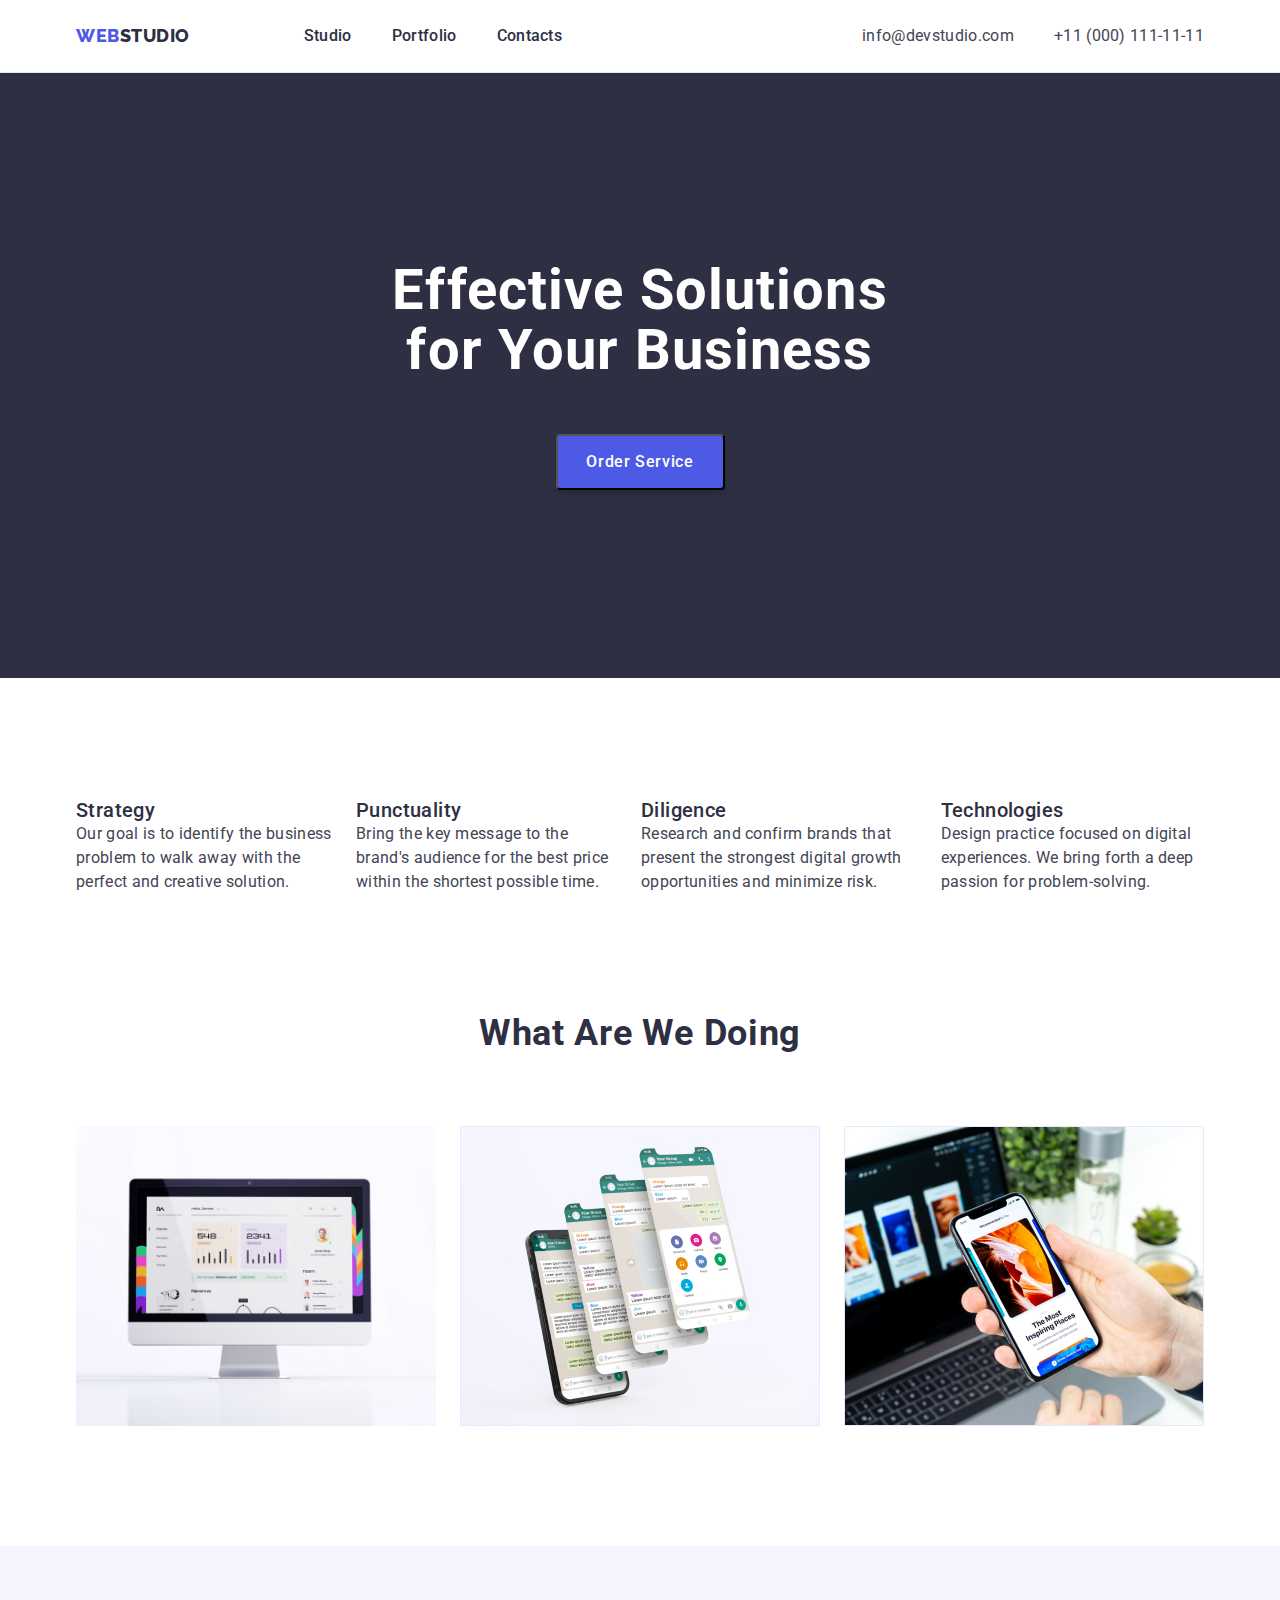
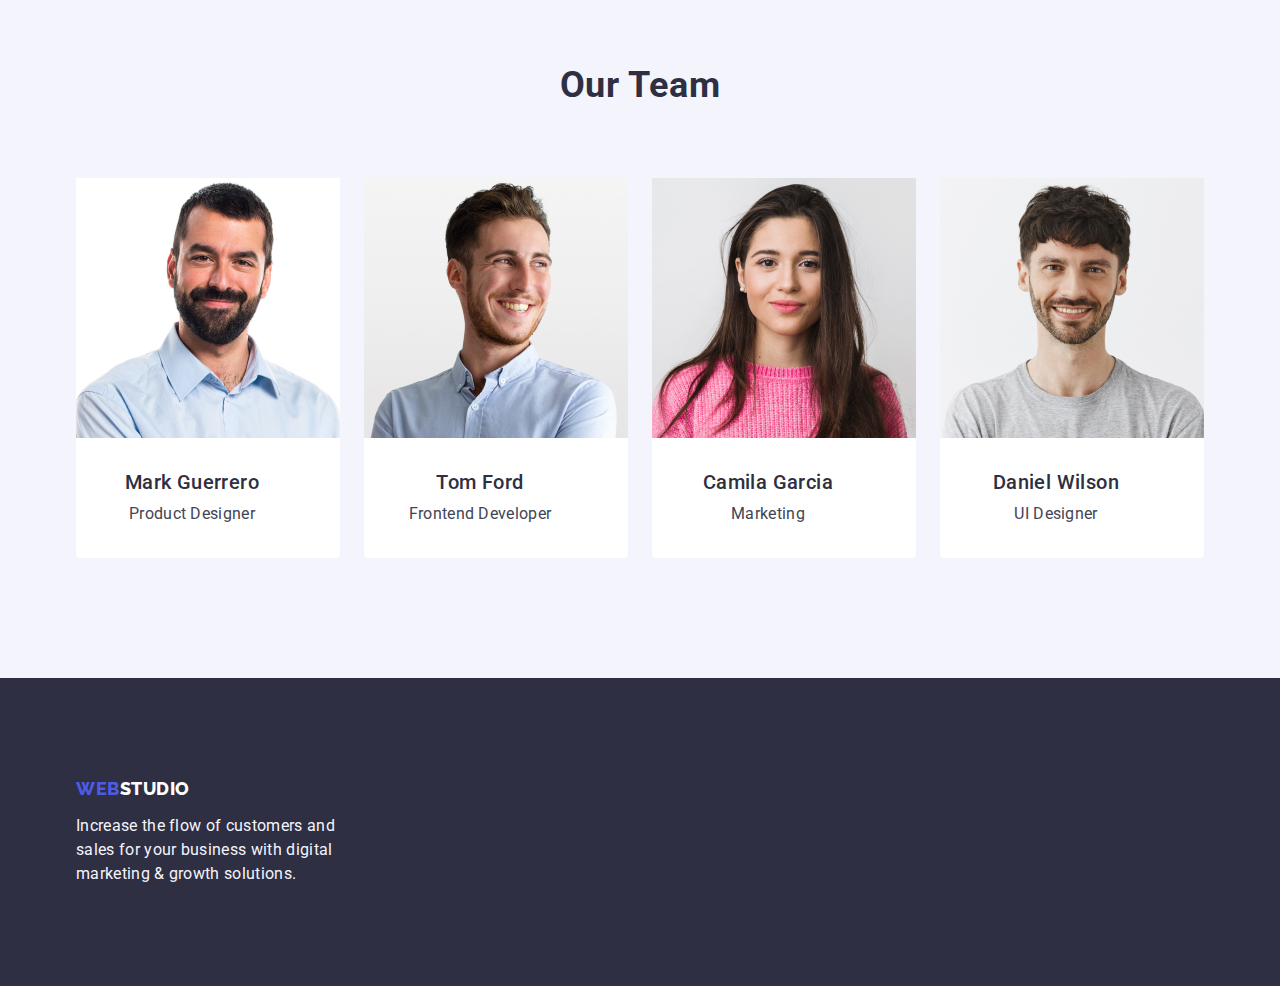
<file: index.html>
<!DOCTYPE html>
<html lang="en">

<head>
    <meta charset="UTF-8">
    <meta name="viewport" content="width=device-width, initial-scale=1.0">
    <title>WebStudio</title>
    <link href="https://fonts.googleapis.com/css2?family=Raleway:wght@800&family=Roboto:wght@400;500;700;900&display=swap"
        rel="stylesheet">
    <link rel="stylesheet" href="https://cdnjs.cloudflare.com/ajax/libs/modern-normalize/2.0.0/modern-normalize.min.css">
    <link rel="stylesheet" href="./css/styles.css">
</head>

<body>
    <header class="page-header">
        <div class="container">
            <nav class="header-menu">
                <a class="page-logo" href="./index.html">WEB<spam class="head-studio">STUDIO</spam></a>
                <ul class="header-menu-list">
                    <li class="header-menu-item"><a class="page-nav-link" href="./index.html">Studio</a></li>
                    <li class="header-menu-item"><a class="page-nav-link" href="./portfolio.html">Portfolio</a></li>
                    <li class="header-menu-item"><a class="page-nav-link" href="#contacts">Contacts</a></li>
                </ul>
            </nav>
            <address>
                <ul class="page-address">
                    <li><a class="page-address-link" href="mailto:info@devstudio.com">info@devstudio.com</a></li>
                    <li><a class="page-address-link" href="tel:+1100011111111">+11 (000) 111-11-11</a></li>
                </ul>
            </address>
        </div>
    </header>

    <main>
        <section class="page-main">
            <div class="container">
                <h1 class="page-title">Effective Solutions for Your Business</h1>
                <button class="title-button" type="button">Order Service</button>
            </div>
        </section>
        
        <section class="page-bloc">
            <div class="container">
                <ul class="page-bloc-list">
                    <li><h3 class="title">Strategy</h3>
                        <p class="text">Our goal is to identify the business problem to walk away with the perfect and creative solution.</p>
                    </li>
                    <li><h3 class="title">Punctuality</h3>
                        <p class="text">Bring the key message to the brand's audience for the best price within the shortest possible time.</p>
                    </li>
                    <li><h3 class="title">Diligence</h3>
                        <p class="text">Research and confirm brands that present the strongest digital growth opportunities and minimize risk.
                    </p></li>
                    <li><h3 class="title">Technologies</h3>
                        <p class="text">Design practice focused on digital experiences. We bring forth a deep passion for problem-solving.</p>
                    </li>
                </ul>
            </div>
        </section>
        <section class="page-what">
            <div class="container">
                <h2 class="section-title">What Are We Doing</h2>
                <ul class="page-img">
                    <li><img src="./images/path-to-your-image-desktop.jpg" alt="Desktop project" width="360" height="300"></li>
                    <li><img src="./images/path-to-your-image-mobile.jpg" alt="Mobile project" width="360" height="300"></li>
                    <li><img src="./images/path-to-your-image-other.jpg" alt="Other project" width="360" height="300"></li>
                </ul>
            </div>
        </section>
        <section class="page-our">
            <div class="container">
                <h2 class="section-title">Our Team</h2>
                <ul class="page-our-img">
                    <li class="page-our-img-item"><img src="./images/path-to-mark-guerrero-image.jpg" alt="Mark Guerrero" width="264" height="260">
                    <div class="title-text">
                    <h3 class="title">Mark Guerrero</h3>
                    <p class="text">Product Designer</p>
                    </div>
                    </li>
                    <li class="page-our-img-item"><img src="./images/path-to-tom-ford-image.jpg" alt="Tom Ford" width="264" height="260">
                    <div class="title-text">
                    <h3 class="title">Tom Ford</h3>
                    <p class="text">Frontend Developer</p>
                    </div>
                    </li>
                    <li class="page-our-img-item"><img src="./images/path-to-camila-garcia-image.jpg" alt="Camila Garcia" width="264" height="260">
                    <div class="title-text">
                    <h3 class="title">Camila Garcia</h3>
                    <p class="text">Marketing</p>
                    </div>
                    </li>
                    <li class="page-our-img-item"><img src="./images/path-to-daniel-wilson-image.jpg" alt="Daniel Wilson" width="264" height="260">
                    <div class="title-text">
                    <h3 class="title">Daniel Wilson</h3>
                    <p class="text">UI Designer</p>
                    </div>
                    </li>
                </ul>
            </div>
        </section>
    </main>

    <footer class="page-footer">
        <div class="container">
            <a class="page-logo" href="./index.html">WEB<spam class="footer-studio">STUDIO</spam></a>
                <p class="text-footer">Increase the flow of customers and sales for your business with digital marketing & growth solutions.</p>
        </div>
    </footer>
</body>

</html>
</file>
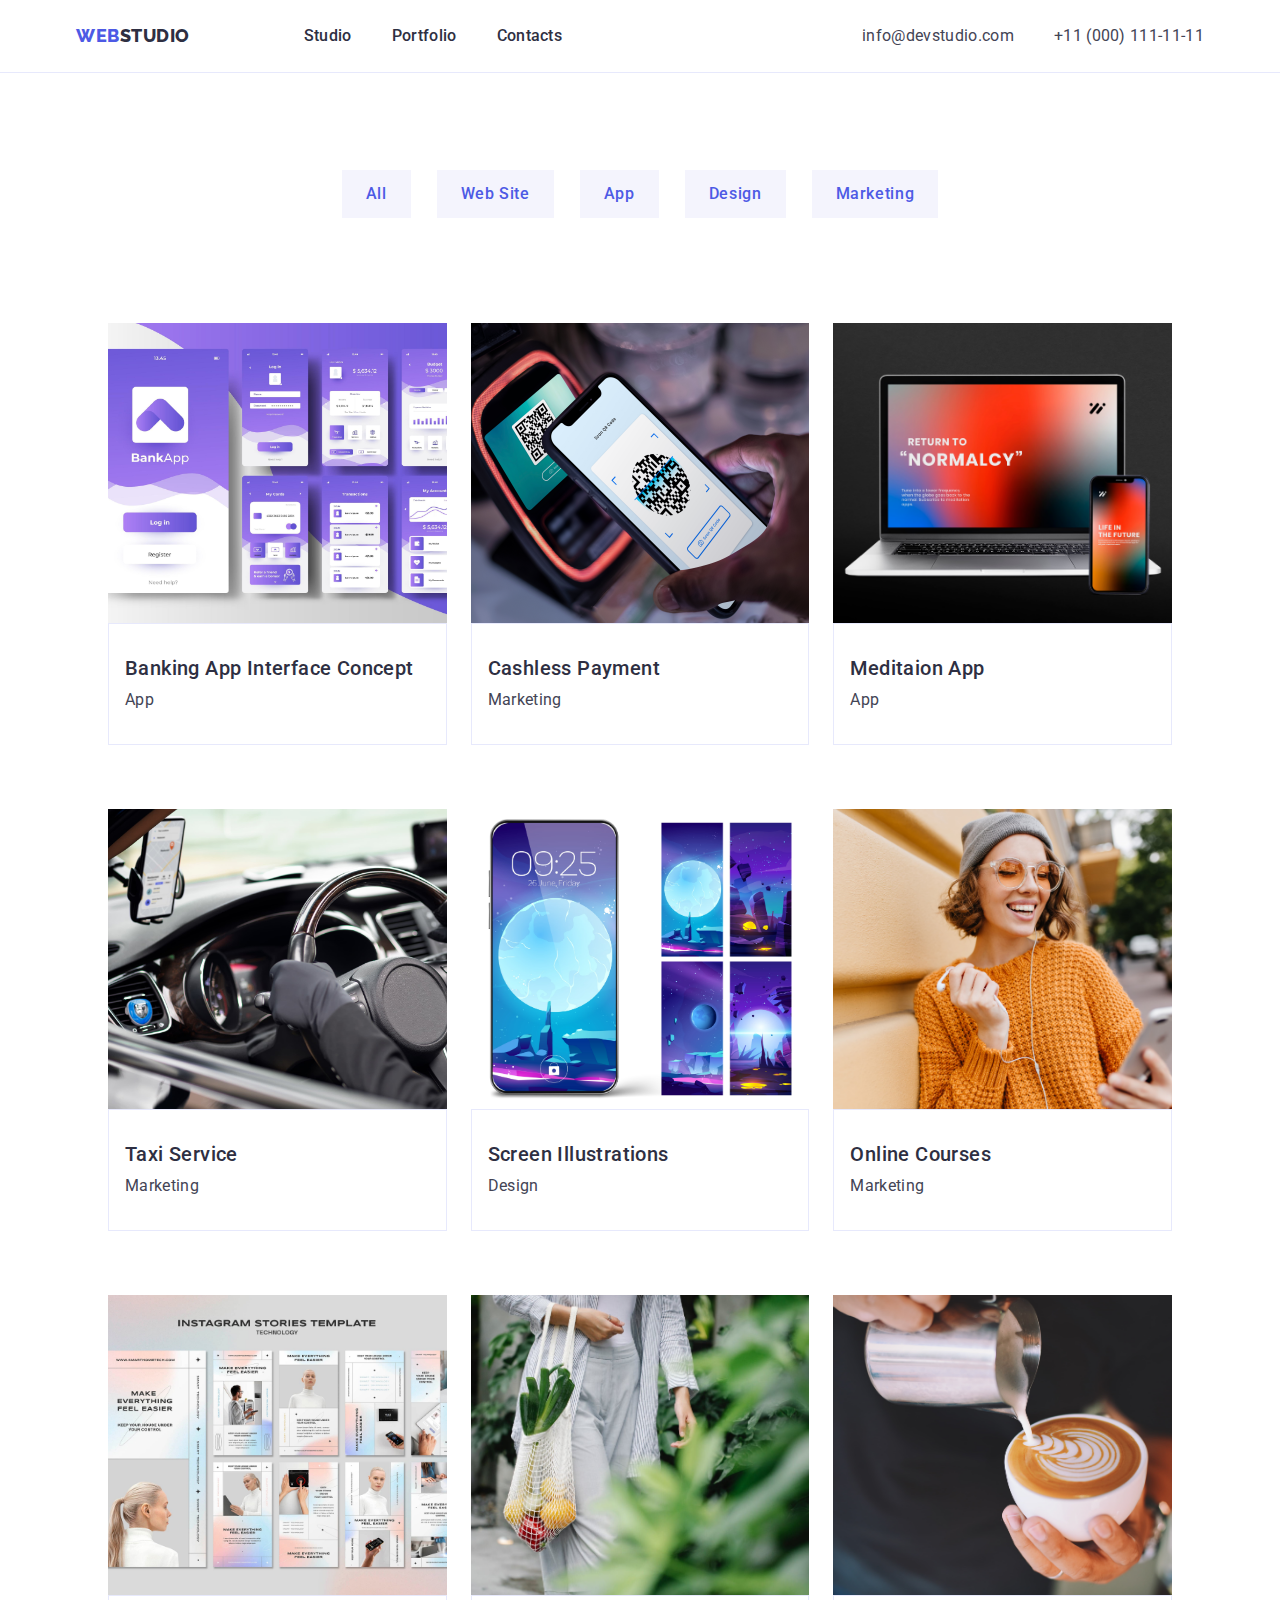
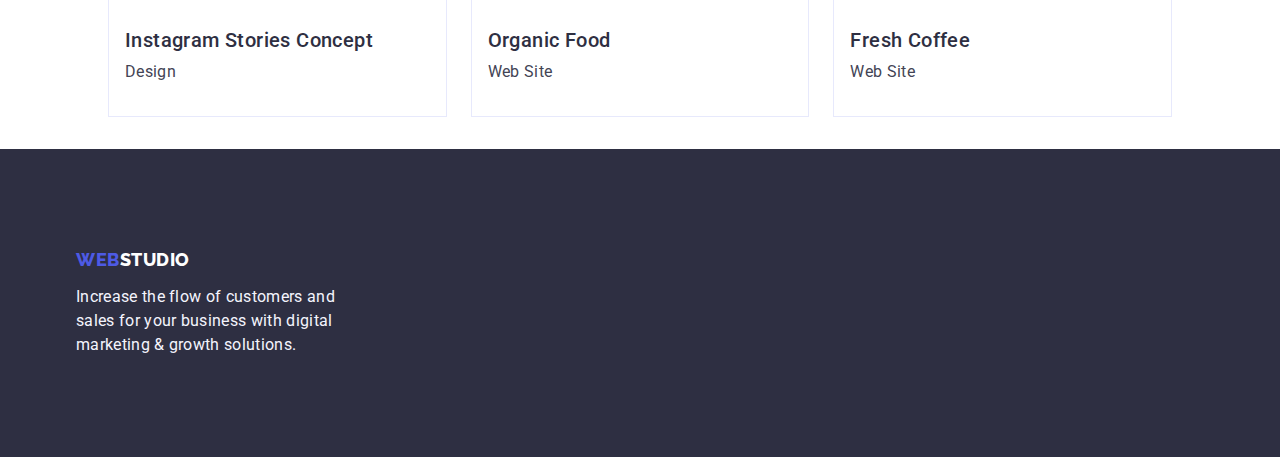
<file: portfolio.html>
<!DOCTYPE html>
<html lang="en">

<head>
    <meta charset="UTF-8">
    <meta name="viewport" content="width=device-width, initial-scale=1.0">
    <title>WebStudio</title>
    <link href="https://fonts.googleapis.com/css2?family=Raleway:wght@800&family=Roboto:wght@400;500;700;900&display=swap"
        rel="stylesheet">
    <link rel="stylesheet" href="https://cdnjs.cloudflare.com/ajax/libs/modern-normalize/2.0.0/modern-normalize.min.css">
    <link rel="stylesheet" href="./css/styles.css">
</head>

<body>
    <header class="page-header">
        <div class="container">
            <nav class="header-menu">
                <a class="page-logo" href="./index.html">WEB<spam class="head-studio">STUDIO</spam></a>
                <ul class="header-menu-list">
                    <li class="header-menu-item"><a class="page-nav-link" href="./index.html">Studio</a></li>
                    <li class="header-menu-item"><a class="page-nav-link" href="./portfolio.html">Portfolio</a></li>
                    <li class="header-menu-item"><a class="page-nav-link" href="#contacts">Contacts</a></li>
                </ul>
            </nav>
            <address>
                <ul class="page-address">
                    <li><a class="page-address-link" href="mailto:info@devstudio.com">info@devstudio.com</a></li>
                    <li><a class="page-address-link" href="tel:+1100011111111">+11 (000) 111-11-11</a></li>
                </ul>
            </address>
        </div>
    </header>

<main>
    <section>
        <div class="container">
            <ul class="button-group">
                <li><button class="page-button"  type="button">All</button></li>
                <li><button class="page-button" type="button">Web Site</button></li>
                <li><button class="page-button" type="button">App</button></li>
                <li><button class="page-button" type="button">Design</button></li>
                <li><button class="page-button" type="button">Marketing</button></li>
            </ul>
                
            <ul class="grid">
                <li><img src="./images/37fbe0228a6a681cc273c741947b99c1.jpg" alt="Banking App Interface Concept" width="360" height="300">
                    <div class="title-text-grid">
                    <h2 class="title">Banking App Interface Concept</h2>
                    <p class="text">App</p>
                    </div>
                </li>
                <li><img src="./images/4fcf773e2c13ed2525d1f88928dc55a9.png" alt="Cashless Payment" width="360" height="300">
                    <div class="title-text-grid">
                    <h2 class="title">Cashless Payment</h2>
                    <p class="text">Marketing</p>
                    </div>
                </li>
                <li><img src="./images/e50ced3d0393c11e44521b1b3db0e698.jpg" alt="Meditaion App" width="360" height="300">
                    <div class="title-text-grid">
                    <h2 class="title">Meditaion App</h2>
                    <p class="text">App</p>
                    </div>
                </li>
            </ul>
        
            <ul class="grid">
                <li><img src="./images/d18e2fcd7407be4fb82793a09787ee96.jpg" alt="Taxi Service" width="360" height="300">
                    <div class="title-text-grid">
                    <h2 class="title">Taxi Service</h2>
                    <p class="text">Marketing</p>
                    </div>
                </li>
                <li><img src="./images/00a83738358588a617c27bd70f0fa584.jpg" alt="Screen Illustrations" width="360" height="300">
                    <div class="title-text-grid">
                    <h2 class="title">Screen Illustrations</h2>
                    <p class="text">Design</p>
                    </div>
                </li>
                <li><img src="./images/4fedb8830414a7d0c38e927b6d526bec.jpg" alt="Online Courses" width="360" height="300">
                    <div class="title-text-grid">
                    <h2 class="title">Online Courses</h2>
                    <p class="text">Marketing</p>
                    </div>
                </li>
            </ul>

            <ul class="grid">
                <li><img src="./images/e27a138c59d1c297e69a327795d66497.jpg" alt="Instagram Stories Concept" width="360" height="300">
                    <div class="title-text-grid">
                    <h2 class="title">Instagram Stories Concept</h2>
                    <p class="text">Design</p>
                    </div>
                </li>
                <li><img src="./images/f32515035c8e771518f60f28dc217040.jpg" alt="Organic Food" width="360" height="300">
                    <div class="title-text-grid">
                    <h2 class="title">Organic Food</h2>
                    <p class="text">Web Site</p>
                    </div>
                </li>
                <li><img src="./images/f2c98e55cdcba1d1ee6dc6a895cefc68.jpg" alt="Fresh Coffee" width="360" height="300">
                    <div class="title-text-grid">
                    <h2 class="title">Fresh Coffee</h2>
                    <p class="text">Web Site</p>
                    </div>
                </li>
            </ul>
        </div>
    </section>
</main>

<footer class="page-footer">
    <div class="container">
        <a class="page-logo" href="./index.html">WEB<spam class="footer-studio">STUDIO</spam></a>
        <p class="text-footer">Increase the flow of customers and sales for your business with digital marketing & growth
            solutions.</p>
    </div>
</footer>
</body>

</html>
</file>
<file: css/styles.css>
:root {
    --iris: #4d5ae5;
    --ocean: #404bbf;
    --navy-blue: #2e2f42;
    --green: #31d0aa;
    --slate: #434455;
    --light-slate: #8e8f99;
    --cornflower: #e7e9fc;
    --cloud: #f4f4fd;
    --navy-blue-modal: rgba(46, 47, 66, 0.4);
    --grey: rgba(46, 47, 66, 0.7);
    --white: #fff;
    --dairy: #fcfcfc;
}

:root {
    --font-family: "Roboto", sans-serif;
    --second-family: "Raleway", sans-serif;
}

body {
    font-family: 'Roboto', sans-serif;
    color:#434455;;
    background: var(--white);
    font-size: 16px;
    line-height: 1.5;
}

h1,
h2,
h3,
h4,
h5,
h6,
p,
ul {
    margin: 0;
    padding: 0;
}

ul {
    list-style-type: none;
}

button {
    cursor: pointer;
}

a {
    text-decoration: none;
}

img {
    display: block;
    max-width: 100%;
    object-fit: cover;
}

.container {
    max-width: 1158px;
    width: 100%;
    padding: 0 15px;
    margin: 0 auto;
    overflow: auto;
    justify-content: space-between;
}

.container>.item:last-child {
    margin-right: 0;
}

.container>.item:first-child {
    margin-left: 0;
}

.page-header {
    border-bottom: 1px solid var(--CORNFLOWER, #E7E9FC);
    background: var(--WHITE, #FFF);
}

.page-header .container {
    display: flex;
    justify-content: space-between;
    align-items: center;
} 

.head-studio {
    color: var(--navy-blue);
}

.page-logo {
    display: flex; 
    align-items: center; 
    }


.page-logo {
    font-family: var(--second-family);
    font-weight: 800;
    font-size: 18px;
    line-height: 117%;
    letter-spacing: 0.54px;
    text-transform: uppercase;
    color: var(--iris);
}

.header-menu {
    display: flex;
    justify-content: space-between;
    align-items: center;
    margin-right: 300px;
    flex-grow: 1;
}

.header-menu-list {
    display: flex;
    gap: 40px;
    
}

.page-nav-link {
    font-family: var(--font-family);
    font-weight: 500;
    font-size: 16px;
    line-height: 150%;
    letter-spacing: 0.32px;
    color: var(--navy-blue);
}

.page-nav-link:hover,
.page-nav-link:focus {
    color: var(--ocean);
}

.page-nav-link {
        display: block;
        justify-content: center;
        align-items: center;
        flex-shrink: 0;
        line-height: 1,14;
        padding-top: 24px;
        padding-bottom: 24px;
    }

.page-address {
    display: flex;
    gap: 40px;
}

.page-address-link{
    font-family: var(--font-family);
    font-weight: 400;
    font-size: 16px;
    line-height: 150%;
    letter-spacing: 0.02em;
    color: var(--slate);
    font-style: normal;
}

.page-address-link:hover,
.page-address-link:focus {
    color: var(--ocean);
}

.page-address-link {
        display: flex;
        justify-content: center;
        align-items: center;
        flex-shrink: 0;
        gap: 4px;
    }

.page-main {
    background: var(--navy-blue);
    
}

.page-main .container {
    display: flex;
    flex-direction: column;
    justify-content: center;
    align-items: center;
    text-align: center;
    padding-top: 188px;
    padding-bottom: 188px;
  
}
.page-title {
    font-family: var(--font-family);
    font-weight: 700;
    font-size: 56px;
    line-height: 107%;
    letter-spacing: 1.12px;
    text-align: center;
    color: var(--white);
    background: var(--navy-blue);
    max-width: 500px;
    margin-bottom: 53px;    
}

.title-button{
    font-family: var(--font-family);
    font-weight: 500;
    font-size: 16px;
    line-height: 150%;
    letter-spacing: 0.04em;
    color: var(--white);
    box-shadow: 0 4px 4px 0 rgba(0, 0, 0, 0.15);
    background: var(--iris);
    border-radius: 4px;
    width: 169px;
    height: 56px;
}

.title-button .container {
        padding: 16px 32px;
        align-items: flex-start;
        gap: 10px;
}

.title-button:hover,
.title-button:focus {
    background: var(--ocean);
}

.page-bloc .container {
    display: flex;
    flex-direction: row; 
    justify-content: space-between;
    align-items: center;
    gap: 24px;
    padding-top: 120px;
    padding-bottom: 120px;
}

.page-bloc-list {
    display: flex;
    align-items: flex-start;
    gap: 24px;
}

.section-title {
    font-family: var(--font-family);
    font-weight: 700;
    font-size: 36px;
    line-height: 111%;
    letter-spacing: 0.02em;
    text-transform: capitalize;
    text-align: center;
    color: var(--navy-blue);
    margin-bottom: 72px;
}

.page-img {
    display: flex;
    flex-direction: row;
    justify-content: space-between;
    align-items: center;
    gap: 24px;
    padding-bottom: 120px;
}

.page-our {
    background: var(--CLOUD, #F4F4FD);
    padding-top: 120px;
    padding-bottom: 120px;
}

.page-our-img {
    display: flex;
    flex-direction: row;
    justify-content: space-between;
    align-items: center;
    gap: 24px;
}

.page-our-img-item {
        flex-direction: column;
        justify-content: center;
        align-items: center;
        gap: 32px;
        border-radius: 0px 0px 4px 4px;
        background: var(--WHITE, #FFF);
}

.title {
    font-family: var(--font-family);
    font-weight: 500;
    font-size: 20px;
    line-height: 120%;
    letter-spacing: 0.02em;
    color: var(--navy-blue);
}

.text {
    font-family: var(--font-family);
    font-weight: 400;
    font-size: 16px;
    line-height: 150%;
    letter-spacing: 0.02em;
    color: var(--slate);
}

.title-text {
    display: flex;
        width: 232px;
        flex-direction: column;
        justify-content: center;
        align-items: center;
        gap: 8px;
        padding-bottom: 32px;
        padding-top: 32px;
        padding-left: 16px;
        padding-right: 16px;
        text-align: center;
}

.page-button {
    font-family: var(--font-family);
    font-weight: 500;
    font-size: 16px;
    line-height: 150%;
    letter-spacing: 0.04em;
    text-align: center;
    color: var(--iris);
    background: var(--cloud);
    padding: 12px 24px;
    border: 1px solid #fff;
    cursor: pointer;
}

.page-button:hover,
.page-button:focus {
    background: var(--ocean);
    color: #fff;
}

.button-group {
    display: flex;
    flex-direction: row;
    justify-content: center;
    align-items: center;
    gap: 24px;
    padding-bottom: 72px;
    padding-top: 96px;
}

.grid {
    display: flex;
    grid-template-columns: repeat(3, 1fr);
    gap: 24px;
    padding: 32px;
}

.title-text-grid {
    display: flex;
    flex-direction: column;
    flex-shrink: 0;
    gap: 8px;
    padding-bottom: 32px;
    padding-top: 32px;
    padding-left: 16px;
    padding-right: 16px;
    border: 1px solid var(--CORNFLOWER, #E7E9FC);
    background: var(--WHITE, #FFF);
}

.footer-studio{
    color: #fff;
}

.page-footer{
    background: var(--navy-blue);
    padding-top: 100px;
    padding-bottom: 100px;
}

.text-footer{
    font-family: var(--font-family);
    font-weight: 400;
    font-size: 16px;
    line-height: 150%;
    letter-spacing: 0.02em;
    color: var(--cloud);
    width: 264px;
    margin-top: 15px;
}

.visually-hidden {
    position: absolute;
    width: 1px;
    height: 1px;
    margin: -1px;
    border: 0;
    padding: 0;
    white-space: nowrap;
    clip-path: inset(100%);
    clip: rect(0 0 0 0);
    overflow: hidden;
}

.item {
    margin-right: 20px;
}

.item:last-child {
    margin-right: 0;
}
</file>
